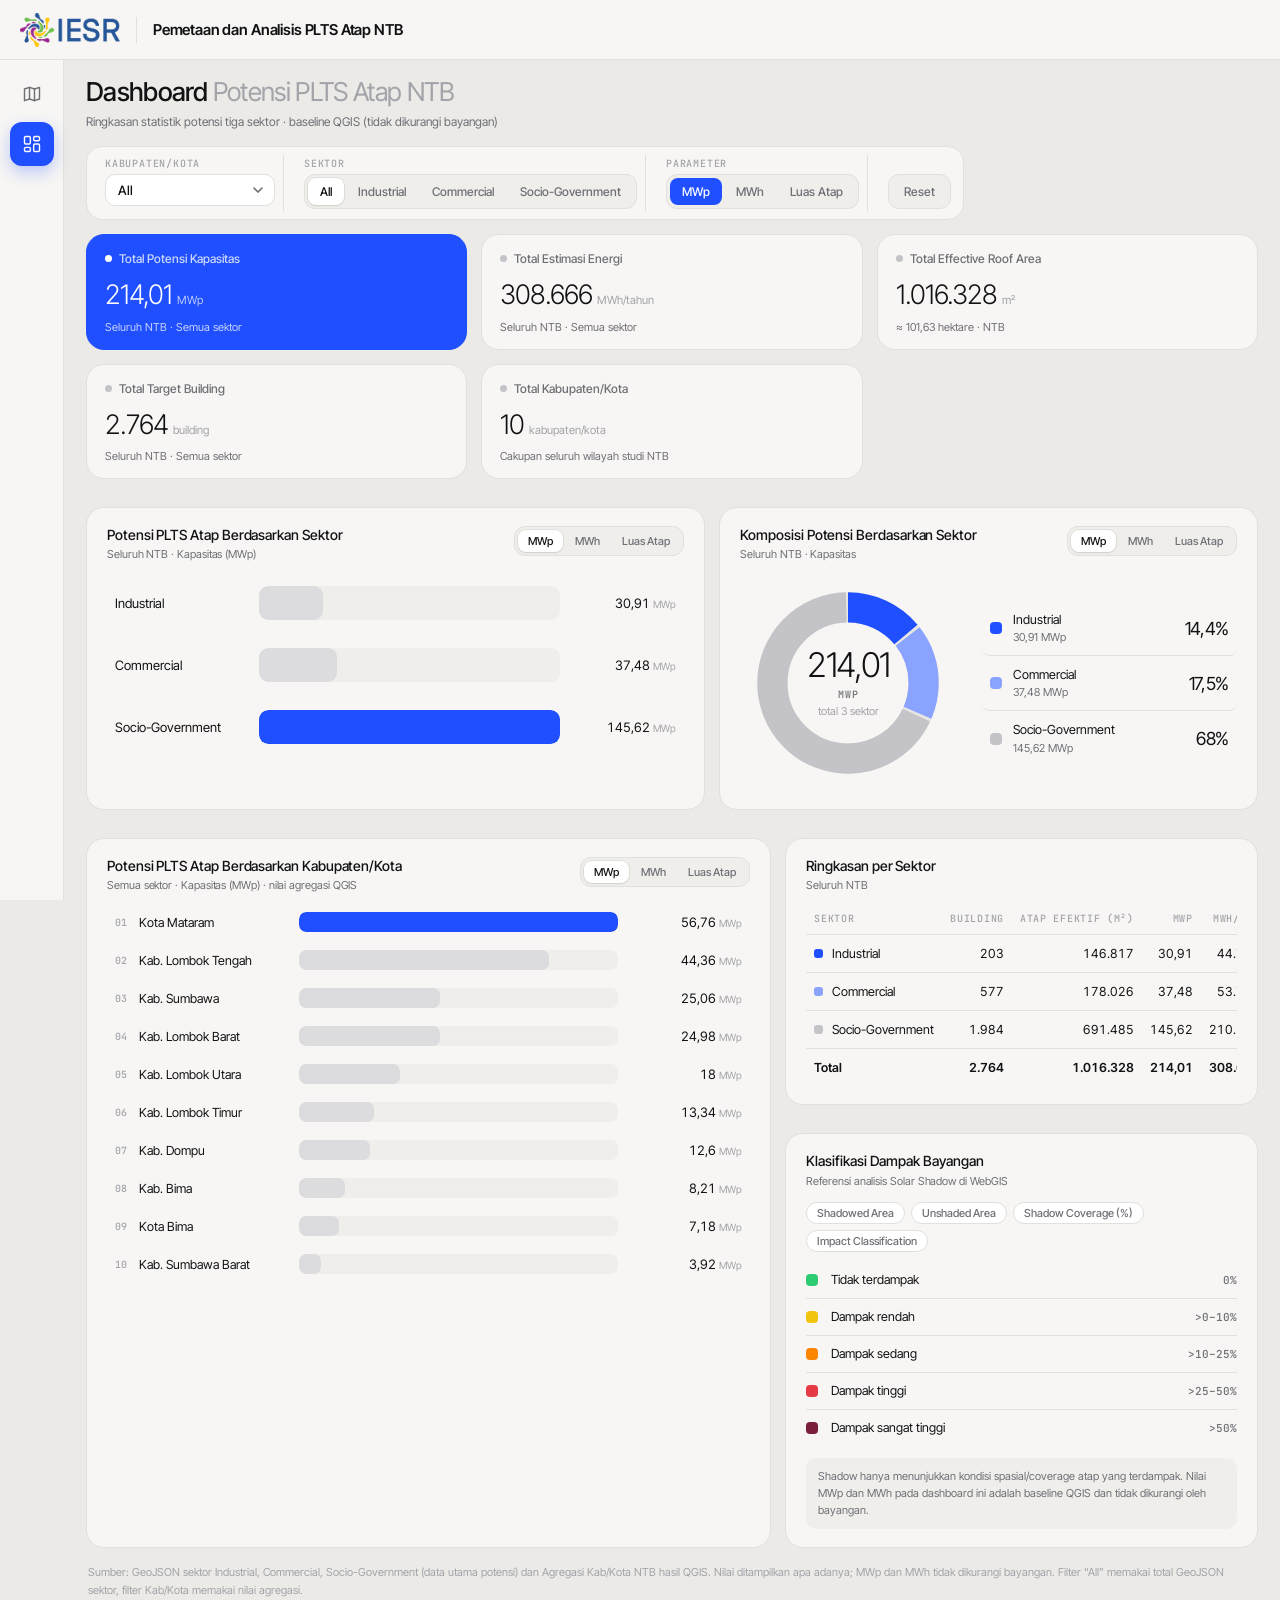
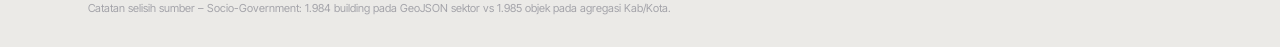
<file: dashboard.html>
<!DOCTYPE html>
<html lang="id">
<head>
<meta charset="utf-8">
<meta name="viewport" content="width=device-width, initial-scale=1">
<title>Dashboard – Potensi PLTS Atap NTB</title>
<link rel="preconnect" href="https://fonts.googleapis.com">
<link rel="preconnect" href="https://fonts.gstatic.com" crossorigin>
<link href="https://fonts.googleapis.com/css2?family=Inter+Tight:wght@300;400;500;600&family=JetBrains+Mono:wght@400;500&display=swap" rel="stylesheet">
<link rel="stylesheet" href="css/theme.css">
<link rel="stylesheet" href="css/dashboard.css">
</head>
<body class="dash-page">
<header id="hdr"><img src="images/logo.png" alt="IESR"><span class="vr"></span><h2>Pemetaan dan Analisis PLTS Atap NTB</h2></header>

<nav id="nav">
  <a href="index.html" title="WebGIS"><svg viewBox="0 0 24 24"><path d="M9 4 3 6v14l6-2 6 2 6-2V4l-6 2-6-2Z"/><path d="M9 4v14M15 6v14"/></svg><span>WebGIS</span></a>
  <a href="dashboard.html" class="on" title="Dashboard"><svg viewBox="0 0 24 24"><rect x="3" y="3" width="7" height="9" rx="1.5"/><rect x="14" y="3" width="7" height="5" rx="1.5"/><rect x="14" y="12" width="7" height="9" rx="1.5"/><rect x="3" y="16" width="7" height="5" rx="1.5"/></svg><span>Dashboard</span></a>
</nav>

<div id="load">Memuat data potensi…</div>

<main class="dash">
  <!-- Judul + Filter -->
  <div class="top">
    <div>
      <h1>Dashboard <b>Potensi PLTS Atap NTB</b></h1>
      <p class="sub">Ringkasan statistik potensi tiga sektor · baseline QGIS (tidak dikurangi bayangan)</p>
    </div>
    <div class="filters">
      <div class="fg"><label for="f-kab">Kabupaten/Kota</label><select id="f-kab" class="fsel"><option value="ALL">All</option></select></div>
      <div class="fg"><label>Sektor</label><div class="seg" id="f-sec"></div></div>
      <div class="fg"><label>Parameter</label><div class="seg blue" id="f-par"></div></div>
      <div class="fg"><label>&nbsp;</label><div class="seg"><button id="f-rst" title="Kembalikan semua filter">Reset</button></div></div>
    </div>
  </div>

  <!-- KPI -->
  <section class="grid kpis">
    <div class="kpi hl"><div class="lb"><i></i>Total Potensi Kapasitas</div><div class="v" id="k-cap">–</div><div class="ft" id="k-cap-f">–</div></div>
    <div class="kpi"><div class="lb"><i></i>Total Estimasi Energi</div><div class="v" id="k-en">–</div><div class="ft" id="k-en-f">–</div></div>
    <div class="kpi"><div class="lb"><i></i>Total Effective Roof Area</div><div class="v" id="k-area">–</div><div class="ft" id="k-area-f">–</div></div>
    <div class="kpi"><div class="lb"><i></i>Total Target Building</div><div class="v" id="k-n">–</div><div class="ft" id="k-n-f">–</div></div>
    <div class="kpi"><div class="lb"><i></i>Total Kabupaten/Kota</div><div class="v" id="k-kab">–</div><div class="ft" id="k-kab-f">–</div></div>
  </section>

  <!-- Sektor: bar + donut -->
  <section class="grid r2">
    <div class="card">
      <div class="ch"><h2>Potensi PLTS Atap Berdasarkan Sektor<span class="hint" id="h-sec">–</span></h2><div class="seg sm" id="t-sec"></div></div>
      <div class="hb big" id="c-sec"></div>
    </div>
    <div class="card">
      <div class="ch"><h2>Komposisi Potensi Berdasarkan Sektor<span class="hint" id="h-dn">–</span></h2><div class="seg sm" id="t-dn"></div></div>
      <div class="dn">
        <div class="donut"><svg viewBox="0 0 200 200" id="dn"></svg><div class="c"><b id="dn-v">–</b><span id="dn-u">–</span><em id="dn-s"></em></div></div>
        <div class="lg" id="dn-lg"></div>
      </div>
    </div>
  </section>

  <!-- Kab/Kota + ringkasan -->
  <section class="grid r3">
    <div class="card">
      <div class="ch"><h2>Potensi PLTS Atap Berdasarkan Kabupaten/Kota<span class="hint" id="h-kab">–</span></h2><div class="seg sm" id="t-kab"></div></div>
      <div class="hb" id="c-kab"></div>
    </div>
    <div class="grid" style="align-content:start">
      <div class="card">
        <div class="ch"><h2>Ringkasan per Sektor<span class="hint" id="h-tbl">–</span></h2></div>
        <div class="tw" id="t-sum"></div>
      </div>
      <div class="card">
        <div class="ch"><h2>Klasifikasi Dampak Bayangan<span class="hint">Referensi analisis Solar Shadow di WebGIS</span></h2></div>
        <div class="pars"><span>Shadowed Area</span><span>Unshaded Area</span><span>Shadow Coverage (%)</span><span>Impact Classification</span></div>
        <div class="imp" id="imp"></div>
        <div class="note">Shadow hanya menunjukkan kondisi spasial/coverage atap yang terdampak. Nilai MWp dan MWh pada dashboard ini adalah baseline QGIS dan tidak dikurangi oleh bayangan.</div>
      </div>
    </div>
  </section>

  <p class="foot" id="foot"></p>
</main>

<script>
/* ---------------- Sumber data ---------------- */
const BLD_SRC = { IND: 'data/Industrial Sector.geojson', KOM: 'data/Commercial Sector.geojson', SOC: 'data/Socio-Government Sector.geojson' };   // DATA UTAMA (per bangunan)
const AGG_SRC = { IND: 'data/Total Sektor Industri.geojson', KOM: 'data/Total Sektor Komersial.geojson', SOC: 'data/Total Sektor Socio-Government.geojson' }; // agregasi Kab/Kota (dipakai apa adanya)
const SECS = ['IND', 'KOM', 'SOC'];
const SEC = { IND: { name: 'Industrial', color: '#1f4fff' }, KOM: { name: 'Commercial', color: '#8aa3ff' }, SOC: { name: 'Socio-Government', color: '#c4c4c8' } };
const MET = {
  cap:  { short: 'MWp',       name: 'Kapasitas',     unit: 'MWp',       d: 2, bf: 'Capacity',           af: 'Total Kapasitas' },
  en:   { short: 'MWh',       name: 'Energi',        unit: 'MWh/tahun', d: 0, bf: 'Energy',             af: 'Total Energi' },
  area: { short: 'Luas Atap', name: 'Luas Atap Efektif', unit: 'm²',    d: 0, bf: 'Luas Atap Efektif',  af: 'Total Luas Atap Efektif' }
};
const IMPACT = [
  { label: 'Tidak terdampak', rng: '0%',      color: '#2ecc71' },
  { label: 'Dampak rendah',   rng: '>0–10%',  color: '#f1c40f' },
  { label: 'Dampak sedang',   rng: '>10–25%', color: '#fb8500' },
  { label: 'Dampak tinggi',   rng: '>25–50%', color: '#e63946' },
  { label: 'Dampak sangat tinggi', rng: '>50%', color: '#7b1e3a' }
];
const $ = id => document.getElementById(id);
const nf = (v, d = 2) => (+v).toLocaleString('id-ID', { minimumFractionDigits: 0, maximumFractionDigits: d });
const esc = s => String(s ?? '').replace(/[&<>"']/g, c => ({ '&': '&amp;', '<': '&lt;', '>': '&gt;', '"': '&quot;', "'": '&#39;' }[c]));
const kabLabel = (n, t) => t === 'Kota' && !/^Kota/.test(n) ? 'Kota ' + n : t === 'Kabupaten' ? 'Kab. ' + n : n;

/* ---------------- State ---------------- */
const S = { kab: 'ALL', sec: 'ALL', pm: { sec: 'cap', dn: 'cap', kab: 'cap' } };
let AGG = {};            // AGG[kab] = { label, IND:{props}, KOM:{..}, SOC:{..} }
let BTOT = {};           // BTOT[sec] = { n, cap, en, area }  → jumlah nilai asli GeoJSON sektor

/* ---------------- Akses nilai ---------------- */
const selSecs = () => S.sec === 'ALL' ? SECS : [S.sec];
const secVal = (sec, m, kab = S.kab) => kab === 'ALL' ? (BTOT[sec]?.[m] || 0) : (+(AGG[kab]?.[sec]?.[MET[m].af]) || 0);
const secN = (sec, kab = S.kab) => kab === 'ALL' ? (BTOT[sec]?.n || 0) : (+(AGG[kab]?.[sec]?.['Jumlah Objek']) || 0);
const kabVal = (kab, m) => selSecs().reduce((s, k) => s + (+(AGG[kab]?.[k]?.[MET[m].af]) || 0), 0);   // langsung dari agregasi
const sumSecs = (m, kab = S.kab) => selSecs().reduce((s, k) => s + secVal(k, m, kab), 0);

/* ---------------- Komponen UI ---------------- */
function seg(el, items, cur, on) {
  el.innerHTML = items.map(([k, l]) => `<button data-k="${k}" class="${k === cur ? 'on' : ''}">${l}</button>`).join('');
  el.onclick = e => { const b = e.target.closest('button'); if (b) on(b.dataset.k); };
}
const metItems = Object.entries(MET).map(([k, m]) => [k, m.short]);
const ctxText = () => `${S.kab === 'ALL' ? 'Seluruh NTB' : AGG[S.kab].label} · ${S.sec === 'ALL' ? 'Semua sektor' : SEC[S.sec].name}`;

function hbars(el, rows, m) {   // rows: [{key,label,v,cls}]
  const mx = Math.max(...rows.map(r => r.v), 0) || 1, mt = MET[m];
  el.innerHTML = rows.map((r, i) => `<div class="hr ${r.cls || ''}" data-k="${r.key}"><span class="nm">${r.no ? `<span class="no">${String(i + 1).padStart(2, '0')}</span>` : ''}${esc(r.label)}</span><div class="tr"><i style="width:${r.v / mx * 100}%"></i></div><span class="val">${r.v > 0 ? nf(r.v, mt.d) : '–'}<small>${r.v > 0 ? mt.short === 'Luas Atap' ? 'm²' : mt.short : ''}</small></span></div>`).join('');
}

/* ---------------- Render: KPI ---------------- */
function kpis() {
  const cap = sumSecs('cap'), en = sumSecs('en'), ar = sumSecs('area'), n = selSecs().reduce((s, k) => s + secN(k), 0);
  const ctx = ctxText();
  $('k-cap').innerHTML = nf(cap, 2) + '<small>MWp</small>';       $('k-cap-f').textContent = ctx;
  $('k-en').innerHTML = nf(en, 0) + '<small>MWh/tahun</small>';   $('k-en-f').textContent = ctx;
  $('k-area').innerHTML = nf(ar, 0) + '<small>m²</small>';        $('k-area-f').textContent = '≈ ' + nf(ar / 10000, 2) + ' hektare · ' + (S.kab === 'ALL' ? 'NTB' : AGG[S.kab].label);
  $('k-n').innerHTML = nf(n, 0) + '<small>building</small>';      $('k-n-f').textContent = ctx;
  const nk = S.kab === 'ALL' ? Object.keys(AGG).length : 1;
  $('k-kab').innerHTML = nf(nk, 0) + '<small>kabupaten/kota</small>';
  $('k-kab-f').textContent = S.kab === 'ALL' ? 'Cakupan seluruh wilayah studi NTB' : AGG[S.kab].label + ' (dari ' + Object.keys(AGG).length + ' kab/kota)';
}

/* ---------------- Render: sektor bar ---------------- */
function secChart() {
  const m = S.pm.sec;
  const rows = SECS.map(k => ({ key: k, label: SEC[k].name, v: secVal(k, m), cls: S.sec === 'ALL' ? '' : S.sec === k ? 'sel' : 'dim' }));
  if (S.sec === 'ALL') { const t = rows.reduce((a, b) => b.v > a.v ? b : a, rows[0]); t.cls = 'top1'; }
  $('h-sec').textContent = `${S.kab === 'ALL' ? 'Seluruh NTB' : AGG[S.kab].label} · ${MET[m].name} (${MET[m].unit})`;
  hbars($('c-sec'), rows, m);
  $('c-sec').onclick = e => { const r = e.target.closest('.hr'); if (r) setSec(S.sec === r.dataset.k ? 'ALL' : r.dataset.k); };
}

/* ---------------- Render: donut ---------------- */
function donut() {
  const m = S.pm.dn, mt = MET[m], vs = SECS.map(k => secVal(k, m)), T = vs.reduce((a, b) => b + a, 0) || 1;
  const R = 70, W = 28, C = 2 * Math.PI * R; let off = 0;
  $('dn').innerHTML = `<circle cx="100" cy="100" r="${R}" fill="none" stroke="#e7e6e2" stroke-width="${W}"/>` + SECS.map((k, i) => {
    const len = vs[i] / T * C, dim = S.sec !== 'ALL' && S.sec !== k;
    const s = `<circle class="sg" data-k="${k}" cx="100" cy="100" r="${R}" fill="none" stroke="${SEC[k].color}" stroke-width="${W}" stroke-dasharray="${Math.max(len - 2.5, 0)} ${C}" stroke-dashoffset="${-off}" opacity="${dim ? .22 : 1}"/>`;
    off += len; return s;
  }).join('');
  $('dn').onclick = e => { const c = e.target.closest('.sg'); if (c) setSec(S.sec === c.dataset.k ? 'ALL' : c.dataset.k); };
  const sel = selSecs().reduce((s, k) => s + vs[SECS.indexOf(k)], 0);
  $('dn-v').textContent = nf(sel, mt.d);
  $('dn-u').textContent = mt.unit;
  $('dn-s').textContent = S.sec === 'ALL' ? 'total 3 sektor' : nf(sel / T * 100, 1) + '% dari total';
  $('h-dn').textContent = `${S.kab === 'ALL' ? 'Seluruh NTB' : AGG[S.kab].label} · ${mt.name}`;
  $('dn-lg').innerHTML = SECS.map((k, i) => `<div class="it ${S.sec !== 'ALL' && S.sec !== k ? 'dim' : ''}" data-k="${k}"><i style="background:${SEC[k].color}"></i><span>${SEC[k].name}<em>${nf(vs[i], mt.d)} ${mt.unit}</em></span><b>${nf(vs[i] / T * 100, 1)}%</b></div>`).join('');
  $('dn-lg').onclick = e => { const r = e.target.closest('.it'); if (r) setSec(S.sec === r.dataset.k ? 'ALL' : r.dataset.k); };
}

/* ---------------- Render: Kab/Kota ---------------- */
function kabChart() {
  const m = S.pm.kab;
  const rows = Object.keys(AGG).map(k => ({ key: k, label: AGG[k].label, v: kabVal(k, m) })).sort((a, b) => b.v - a.v);
  rows.forEach((r, i) => { r.no = 1; r.cls = S.kab === 'ALL' ? (i === 0 ? 'top1' : '') : S.kab === r.key ? 'sel' : 'dim'; });
  $('h-kab').textContent = `${S.sec === 'ALL' ? 'Semua sektor' : SEC[S.sec].name} · ${MET[m].name} (${MET[m].unit}) · nilai agregasi QGIS`;
  hbars($('c-kab'), rows, m);
  $('c-kab').onclick = e => { const r = e.target.closest('.hr'); if (r) setKab(S.kab === r.dataset.k ? 'ALL' : r.dataset.k); };
}

/* ---------------- Render: tabel ringkasan ---------------- */
function sumTable() {
  const cols = ['n', 'area', 'cap', 'en'];
  const val = (k, c) => c === 'n' ? secN(k) : secVal(k, c);
  const rows = SECS.map(k => `<tr class="${S.sec !== 'ALL' && S.sec !== k ? 'dim' : ''}"><td><span class="dot" style="background:${SEC[k].color}"></span>${SEC[k].name}</td>${cols.map(c => `<td>${nf(val(k, c), c === 'cap' ? 2 : 0)}</td>`).join('')}</tr>`);
  rows.push(`<tr class="tt"><td>${S.sec === 'ALL' ? 'Total' : 'Terpilih'}</td>${cols.map(c => `<td>${nf(selSecs().reduce((s, k) => s + val(k, c), 0), c === 'cap' ? 2 : 0)}</td>`).join('')}</tr>`);
  $('t-sum').innerHTML = `<table><thead><tr><th>Sektor</th><th>Building</th><th>Atap Efektif (m²)</th><th>MWp</th><th>MWh/thn</th></tr></thead><tbody>${rows.join('')}</tbody></table>`;
  $('h-tbl').textContent = S.kab === 'ALL' ? 'Seluruh NTB' : AGG[S.kab].label;
}

/* ---------------- Render: legenda dampak ---------------- */
function impact() {
  $('imp').innerHTML = IMPACT.map(c => `<div class="rw"><i style="background:${c.color}"></i><span>${c.label}</span><b>${c.rng}</b></div>`).join('');
}

/* ---------------- Sinkron filter ---------------- */
function syncControls() {
  $('f-kab').value = S.kab;
  seg($('f-sec'), [['ALL', 'All'], ['IND', 'Industrial'], ['KOM', 'Commercial'], ['SOC', 'Socio-Government']], S.sec, setSec);
  const all = Object.values(S.pm).every(v => v === S.pm.sec) ? S.pm.sec : null;
  seg($('f-par'), metItems, all, setGlobalPar);
  seg($('t-sec'), metItems, S.pm.sec, k => { S.pm.sec = k; render(); });
  seg($('t-dn'), metItems, S.pm.dn, k => { S.pm.dn = k; render(); });
  seg($('t-kab'), metItems, S.pm.kab, k => { S.pm.kab = k; render(); });
}
function render() { syncControls(); kpis(); secChart(); donut(); kabChart(); sumTable(); }
const setKab = k => { S.kab = k; render(); };
const setSec = k => { S.sec = k; render(); };
const setGlobalPar = k => { Object.keys(S.pm).forEach(p => S.pm[p] = k); render(); };

/* ---------------- Muat data ---------------- */
(async () => {
  try {
    const get = async u => (await fetch(encodeURI(u))).json();
    const [bl, ag] = await Promise.all([
      Promise.all(SECS.map(async k => [k, await get(BLD_SRC[k])])),
      Promise.all(SECS.map(async k => [k, await get(AGG_SRC[k])]))
    ]);
    // agregasi Kab/Kota – dipakai langsung
    ag.forEach(([sec, fc]) => fc.features.forEach(f => {
      const p = f.properties, n = p.NAME_2; AGG[n] = AGG[n] || { name: n, label: kabLabel(n, p.TYPE_2) }; AGG[n][sec] = p;
    }));
    // data utama sektor – nilai asli per bangunan
    bl.forEach(([sec, fc]) => {
      const t = { n: 0, cap: 0, en: 0, area: 0 };
      fc.features.forEach(f => { const p = f.properties; t.n++; t.cap += +p.Capacity || 0; t.en += +p.Energy || 0; t.area += +p['Luas Atap Efektif'] || 0; });
      BTOT[sec] = t;
    });
    // opsi filter Kab/Kota
    $('f-kab').innerHTML = '<option value="ALL">All</option>' + Object.keys(AGG).sort((a, b) => AGG[a].label.localeCompare(AGG[b].label, 'id')).map(k => `<option value="${esc(k)}">${esc(AGG[k].label)}</option>`).join('');
    $('f-kab').onchange = e => setKab(e.target.value);
    $('f-rst').onclick = () => { S.kab = 'ALL'; S.sec = 'ALL'; Object.keys(S.pm).forEach(p => S.pm[p] = 'cap'); render(); };
    impact();
    // catatan selisih sumber (dinamis)
    const diff = SECS.filter(k => Object.keys(AGG).reduce((s, n) => s + (+(AGG[n][k]?.['Jumlah Objek']) || 0), 0) !== BTOT[k].n)
      .map(k => `${SEC[k].name}: ${nf(BTOT[k].n, 0)} building pada GeoJSON sektor vs ${nf(Object.keys(AGG).reduce((s, n) => s + (+(AGG[n][k]['Jumlah Objek']) || 0), 0), 0)} objek pada agregasi Kab/Kota`);
    $('foot').innerHTML = 'Sumber: GeoJSON sektor Industrial, Commercial, Socio-Government (data utama potensi) dan Agregasi Kab/Kota NTB hasil QGIS. Nilai ditampilkan apa adanya; MWp dan MWh tidak dikurangi bayangan. Filter “All” memakai total GeoJSON sektor, filter Kab/Kota memakai nilai agregasi.' +
      (diff.length ? '<br>Catatan selisih sumber – ' + diff.join('; ') + '.' : '');
    render();
    $('load').style.opacity = 0; setTimeout(() => $('load').remove(), 300);
  } catch (e) { $('load').innerHTML = 'Gagal memuat data: ' + esc(e.message) + '<br>Jalankan lewat server lokal (mis. <code>python -m http.server</code>)'; }
})();
</script>
</body>
</html>
</file>
<file: css/theme.css>
/* =====================================================================
   NUMORA-STYLE MONOCHROME THEME  –  dipakai bersama oleh index.html & dashboard.html
   ===================================================================== */
:root{
  --bg0:#ebeae7;          /* kanvas */
  --bg1:#f7f6f4;          /* panel / kartu */
  --bg2:#efeeeb;          /* kartu dalam / input */
  --bg3:#e7e6e2;          /* hover / chip */
  --ln:#e2e0dc;           /* garis tipis */
  --ln2:#d3d1cc;
  --tx:#121214;
  --mu:#6f6f76;
  --mu2:#a3a3a9;
  --ac:#1f4fff;           /* aksen biru */
  --ac-ink:#ffffff;
  --up:#16a34a; --down:#e11d48;
  --bg:rgba(247,246,244,.95);
  --r:16px; --r-sm:10px;
  --mono:'JetBrains Mono','IBM Plex Mono',ui-monospace,SFMono-Regular,Menlo,Consolas,monospace;
  --sans:'Inter Tight','Inter',system-ui,-apple-system,'Segoe UI',sans-serif;
  --rail:64px; --hdr:60px;
  --shadow:0 10px 34px rgba(18,18,20,.16),0 1px 3px rgba(18,18,20,.06);
}
*{box-sizing:border-box}
html,body{height:100%}
body{margin:0;font:13px/1.45 var(--sans);color:var(--tx);background:var(--bg0);-webkit-font-smoothing:antialiased}
::selection{background:var(--ac);color:#fff}
*{scrollbar-width:thin;scrollbar-color:#cfcdc8 transparent}

/* ---------- Sidebar navigasi (rail) ---------- */
#nav{position:fixed;z-index:20;left:0;top:var(--hdr);bottom:0;width:var(--rail);background:var(--bg1);border-right:1px solid var(--ln);
  display:flex;flex-direction:column;align-items:center;padding:12px 0;gap:6px}
/* ---------- Header (logo + judul) ---------- */
#hdr{position:fixed;z-index:25;left:0;right:0;top:0;height:var(--hdr);background:var(--bg1);border-bottom:1px solid var(--ln);display:flex;align-items:center;gap:16px;padding:0 20px}
#hdr img{height:34px;width:auto;display:block;flex:none}
#hdr .vr{width:1px;height:26px;background:var(--ln2);flex:none}
#hdr h2{margin:0;font:600 15px var(--sans);letter-spacing:-.01em;white-space:nowrap;overflow:hidden;text-overflow:ellipsis}
#nav a{position:relative;width:44px;height:44px;border-radius:12px;display:flex;align-items:center;justify-content:center;color:var(--mu);text-decoration:none;transition:.15s}
#nav a:hover{background:var(--bg3);color:var(--tx)}
#nav a.on{background:var(--ac);color:#fff;box-shadow:0 6px 16px rgba(31,79,255,.28)}
#nav a svg{width:20px;height:20px;stroke:currentColor;fill:none;stroke-width:1.7;stroke-linecap:round;stroke-linejoin:round}
#nav a span{position:absolute;left:54px;top:50%;transform:translateY(-50%);background:var(--tx);border:0;color:#fff;
  padding:5px 10px;border-radius:7px;font-size:11px;white-space:nowrap;pointer-events:none;opacity:0;transition:.15s;z-index:30}
#nav a:hover span{opacity:1}
#nav .sp{flex:1}

/* ---------- Panel / kartu ---------- */
.panel{position:absolute;z-index:2;background:var(--bg);border:1px solid var(--ln);border-radius:var(--r);padding:14px;
  box-shadow:var(--shadow);backdrop-filter:blur(8px);overflow-y:auto}
h1{font:500 19px/1.2 var(--sans);margin:0;letter-spacing:-.02em}
h1 b{color:var(--mu2);font-weight:400}
.sub{color:var(--mu);font-size:11px;margin:3px 0 0}
h3{font:500 10px var(--mono);letter-spacing:.12em;color:var(--mu);margin:16px 0 7px;text-transform:uppercase}
h3:first-of-type{margin-top:12px}
button,select,input[type=date]{font:inherit;color:var(--tx);background:#fff;border:1px solid var(--ln);border-radius:var(--r-sm);outline:0}
button:hover,select:hover{border-color:var(--ac)}
select{padding:6px 8px;cursor:pointer}
select option{background:#fff;color:#121214}
input[type=checkbox]{accent-color:var(--ac)}
.seg3,.seg2{display:grid;gap:3px;padding:3px;background:var(--bg2);border:1px solid var(--ln);border-radius:var(--r-sm)}
.seg3{grid-template-columns:repeat(3,1fr)}.seg2{grid-template-columns:1fr 1fr}
.seg3 button,.seg2 button{padding:7px 2px;cursor:pointer;font-weight:500;font-size:11px;border:0;background:transparent;color:var(--mu);border-radius:8px}
.seg3 button.on,.seg2 button.on{background:#fff;color:var(--tx);box-shadow:0 1px 2px rgba(0,0,0,.08),0 0 0 1px var(--ln)}
.row{display:flex;gap:6px;align-items:center;margin-top:6px;color:var(--mu);font-size:11px}
.row select{flex:1;padding:4px}
label.o{display:flex;gap:9px;align-items:center;margin:5px 0;cursor:pointer;font-size:12px}
label.o i{width:11px;height:11px;border-radius:3px;display:inline-block;flex:none;box-shadow:0 0 0 1px rgba(18,18,20,.14)}
select.full{width:100%;margin-top:5px}
.stat div{display:flex;justify-content:space-between;gap:8px;padding:5px 0;border-bottom:1px solid var(--ln);font-size:12px}
.stat span:last-child{font-family:var(--sans);font-weight:500;color:var(--tx);text-align:right}
.lgd{display:flex;align-items:center;gap:8px;font-size:11px;margin:4px 0;color:var(--tx)}
.lgd i{width:14px;height:10px;border-radius:2px;flex:none}
.note{color:var(--mu);font-size:10px;line-height:1.5;margin-top:7px}
.cls-wrap{margin:1px 0 6px 19px;padding-left:9px;border-left:1px solid var(--ln2);transition:opacity .2s}
.cls-wrap.dim{opacity:.4}
.cls-wrap label{display:flex;align-items:center;gap:7px;margin:3px 0;font-size:11px;cursor:pointer}
.cls-wrap input{margin:0}.cls-wrap svg{flex:none;display:block}

/* ---------- Pilihan basemap (sidebar) ---------- */
.bm{display:grid;grid-template-columns:1fr 1fr;gap:8px;margin-top:6px}
.bmo{display:block;position:relative;cursor:pointer}
.bmo input{position:absolute;opacity:0;pointer-events:none}
.bmo .th{display:block;height:54px;border-radius:11px;border:2px solid var(--ln);transition:.15s}
.bmo:hover .th{border-color:var(--ln2)}
.bmo input:checked+.th{border-color:var(--ac);box-shadow:0 0 0 3px rgba(31,79,255,.16)}
.bmo input:focus-visible+.th{border-color:var(--ac)}
.bmo em{display:block;text-align:center;font-style:normal;font-size:11px;margin-top:5px;color:var(--mu)}
.bmo input:checked~em{color:var(--tx);font-weight:600}
.th-map{background:linear-gradient(135deg,transparent 46%,#fff 46% 54%,transparent 54%),linear-gradient(20deg,transparent 60%,#d9e3ea 60% 100%),linear-gradient(#eceae6,#e4e2dd)}
.th-sat{background:radial-gradient(circle at 25% 30%,#6f8b4e 0 22%,transparent 23%),radial-gradient(circle at 70% 65%,#8a7a5a 0 24%,transparent 25%),linear-gradient(135deg,#2b4a3a,#3f6a4d 55%,#1f4a63)}

/* ---------- Halaman peta ---------- */
body.map-page #map{position:absolute;inset:var(--hdr) 0 0 var(--rail)}
#kiri{left:calc(var(--rail) + 14px);top:calc(var(--hdr) + 14px);width:280px;max-height:calc(100vh - var(--hdr) - 28px)}
#kanan{right:14px;top:calc(var(--hdr) + 14px);width:290px;max-height:calc(100vh - var(--hdr) - 28px)}
#kanan.hide{display:none}
#kanan .ph{display:flex;justify-content:space-between;align-items:center;position:sticky;top:-14px;z-index:2;margin:-14px -14px 8px;padding:12px 12px 12px 16px;background:var(--bg1);border-bottom:1px solid var(--ln);border-radius:16px 16px 0 0}
#kanan .ph span{font:500 10px var(--mono);letter-spacing:.14em;color:var(--mu)}
#tutupKanan{width:28px;height:28px;padding:0;cursor:pointer;font-size:12px;line-height:1;color:var(--mu);border-radius:50%}
#tutupKanan:hover{color:#fff;background:var(--ac);border-color:var(--ac)}
#bkKanan{display:none;position:absolute;z-index:2;right:14px;top:calc(var(--hdr) + 14px);align-items:center;gap:7px;padding:9px 14px;cursor:pointer;font:500 12px var(--sans);background:var(--bg);border:1px solid var(--ln);border-radius:20px;box-shadow:var(--shadow)}
#bkKanan:hover{background:var(--ac);border-color:var(--ac);color:#fff}
#wkt{font:300 44px/1.1 var(--sans);text-align:center;margin:4px 0 0;letter-spacing:-.04em}
#wkt small{font-size:12px;color:var(--mu);margin-left:5px}
#sun{text-align:center;color:var(--mu);font-size:11px;margin:2px 0 6px;min-height:14px}
#sunv{display:grid;grid-template-columns:1fr 1fr;gap:6px;margin-bottom:8px}
#sunv div{background:#fff;border:1px solid var(--ln);border-radius:var(--r-sm);padding:9px 11px;font:500 10px var(--mono);color:var(--mu);letter-spacing:.04em}
#sunv b{display:block;font:400 19px var(--sans);letter-spacing:-.02em;color:var(--tx);margin-top:2px}
#kanan label.t{font:500 10px var(--mono);letter-spacing:.12em;color:var(--mu);display:block;margin:12px 0 5px}
#kanan input[type=range]{width:100%;accent-color:var(--ac)}
#tgl{width:100%;padding:7px;color-scheme:light}
.pp{display:grid;grid-template-columns:1fr 1fr;gap:6px;margin-top:12px}
.pp button{padding:9px;font-weight:600;cursor:pointer}
#play{background:var(--ac);color:#fff;border:0}
#top div{display:flex;justify-content:space-between;gap:6px;padding:6px 0;border-bottom:1px solid var(--ln);cursor:pointer;font-size:11px}
#top div:hover{color:var(--ac);background:var(--bg3)}
#prog{height:4px;background:var(--bg3);border-radius:2px;margin-top:8px;overflow:hidden}#prog i{display:block;height:100%;width:0;background:var(--ac)}
#status{position:absolute;z-index:2;bottom:22px;left:calc(50% + var(--rail)/2);transform:translateX(-50%);background:var(--bg);border:1px solid var(--ln);border-radius:20px;padding:7px 15px;font:500 11px var(--sans);color:var(--mu);max-width:50vw;text-align:center;box-shadow:var(--shadow)}
.card{margin-top:14px;padding:14px;border:1px solid var(--ln);border-radius:var(--r);background:#fff;transition:opacity .2s,border-color .2s}
.card h3,.card h3:first-of-type{margin:0 0 9px}
.card.dim{opacity:.45}
.card.act{border-color:var(--ac);box-shadow:0 0 0 1px var(--ac)}
.wbtn{width:100%;margin-top:10px;padding:9px 8px;cursor:pointer;font-weight:600;font-size:12px;color:var(--tx);background:transparent;border:1px solid var(--ln2)}
.wbtn:hover{background:var(--bg3)}
.wbtn.on{background:var(--ac);color:#fff;border-color:var(--ac)}

/* kontrol bawaan MapLibre → monokrom */
.maplibregl-ctrl-group{background:var(--bg)!important;border:1px solid var(--ln);border-radius:var(--r-sm)!important;box-shadow:var(--shadow)!important}
.maplibregl-ctrl-group button{border-color:var(--ln)!important}
.maplibregl-ctrl-group button .maplibregl-ctrl-icon{filter:none}
.maplibregl-ctrl-scale{background:var(--bg);color:var(--mu);border-color:var(--mu2);font-family:var(--mono)}
.maplibregl-ctrl-attrib{background:rgba(247,246,244,.85)!important;color:var(--mu)!important;border-radius:8px 0 0 0}
.maplibregl-ctrl-attrib a{color:var(--mu)!important}

/* ---------- POPUP – tema terang (referensi AgentOps), hanya mengubah tampilan popup ---------- */
.maplibregl-popup{z-index:5}
.maplibregl-popup-tip{display:none}
.maplibregl-popup.pp .maplibregl-popup-content{background:#f7f6f4;color:#121214;border:1px solid #e2e0dc;border-radius:18px;padding:0;
  width:clamp(270px,24vw,330px);max-width:calc(100vw - 32px);box-shadow:0 18px 50px rgba(18,18,20,.28),0 2px 6px rgba(18,18,20,.08);font:12px/1.45 'Inter Tight','Inter',system-ui,sans-serif;overflow:hidden}
.maplibregl-popup-close-button{width:28px;height:28px;margin:10px 10px 0 0;padding:0;font-size:18px;line-height:1;display:flex;align-items:center;justify-content:center;color:#6f6f76;border-radius:50%;z-index:2;background:#fff;border:1px solid #e2e0dc}
.maplibregl-popup-close-button:hover{background:#1f4fff;border-color:#1f4fff;color:#fff}
.pop{padding:16px;max-height:clamp(220px,52vh,440px);overflow-y:auto;scrollbar-color:#cfcdc8 transparent}
.pop .hd{display:flex;gap:11px;align-items:center;padding-right:34px;margin-bottom:14px}
.pop .ic{flex:none;width:40px;height:40px;border-radius:12px;background:#fff;border:1px solid #e2e0dc;display:flex;align-items:center;justify-content:center}
.pop .ic img{width:22px;height:22px;object-fit:contain}
.pop h4{margin:0;font-size:14px;line-height:1.3;font-weight:500;letter-spacing:-.01em;word-break:break-word;color:#121214}
.pop .sb{margin-top:6px;font-size:11px;color:#6f6f76;line-height:1.8}
.pop .pill{display:inline-block;padding:0 9px;border-radius:99px;font:500 10.5px/19px 'Inter Tight','Inter',system-ui,sans-serif;color:#121214;background:#fff;border:1px solid #e2e0dc;margin-right:4px;white-space:nowrap}
.pop .pill i{display:inline-block;width:7px;height:7px;border-radius:50%;margin-right:6px;vertical-align:middle}
.pop .kpi{display:grid;grid-template-columns:1fr 1fr;gap:8px;margin:0 0 10px}
.pop .kpi div{background:#fff;border:1px solid #e2e0dc;border-radius:12px;padding:10px 12px;min-width:0}
.pop .kpi div:first-child{background:#1f4fff;border-color:#1f4fff}
.pop .kpi small{display:block;font:500 9px 'JetBrains Mono',ui-monospace,monospace;color:#6f6f76;letter-spacing:.07em;text-transform:uppercase}
.pop .kpi b{display:block;margin-top:6px;font:300 21px/1.1 'Inter Tight','Inter',system-ui,sans-serif;color:#121214;white-space:nowrap;letter-spacing:-.03em}
.pop .kpi em{display:block;font-style:normal;font-size:10px;color:#a3a3a9;margin:3px 0 0;font-weight:400;letter-spacing:0}
.pop .kpi div:first-child small{color:rgba(255,255,255,.78)}
.pop .kpi div:first-child b{color:#fff}
.pop .kpi div:first-child em{color:rgba(255,255,255,.7)}
.pop .r{display:flex;justify-content:space-between;gap:14px;padding:8px 0;border-bottom:1px solid #e6e4e0;line-height:1.4}
.pop .r:last-child{border-bottom:0}
.pop .r span{color:#6f6f76;flex:0 1 46%}
.pop .r b{font-weight:500;text-align:right;word-break:break-word;font-variant-numeric:tabular-nums;color:#121214}
.pop .r.blk{display:block}
.pop .r.blk b{display:block;text-align:left;margin-top:2px;font-weight:400}
.pop .sec{margin:16px 0 4px;font:500 10px 'JetBrains Mono',ui-monospace,monospace;letter-spacing:.1em;color:#a3a3a9;padding-top:12px;border-top:1px solid #e2e0dc;text-transform:uppercase}
.pop .badge{display:inline-block;padding:1px 9px;border-radius:99px;font:600 10px 'JetBrains Mono',ui-monospace,monospace;color:#fff}
.pop .bar{height:7px;background:#e7e6e2;border-radius:99px;overflow:hidden;margin:8px 0 5px}
.pop .bar i{display:block;height:100%;border-radius:99px}
.pop .nt{color:#6f6f76;font-size:10.5px;line-height:1.55;margin-top:10px;padding:8px 10px;background:#efeeeb;border-radius:9px}

@media(max-width:700px){#hdr h2{font-size:12px}#hdr img{height:28px}}
@media(max-width:820px){#kanan{width:230px}#kiri{width:220px}}
</file>
<file: css/dashboard.css>
/* =====================================================================
   DASHBOARD – tema terang (referensi AgentOps Overview Panel)
   Semua aturan dibatasi ke body.dash-page agar halaman peta tidak terpengaruh.
   ===================================================================== */
body.dash-page{
  --cv:#ebeae7;          /* kanvas */
  --cd:#f7f6f4;          /* kartu */
  --cd2:#efeeeb;         /* kartu dalam / track */
  --bd:#e2e0dc;          /* garis */
  --ink:#121214;
  --ink2:#6f6f76;
  --ink3:#a3a3a9;
  --bl:#1f4fff;          /* biru aksen */
  --bl2:#8aa3ff;         /* biru muda */
  --bl3:#c9d2f5;
  --gy:#c4c4c8;
  --sans:'Inter Tight','Inter',system-ui,-apple-system,'Segoe UI',sans-serif;
  --mono:'JetBrains Mono','IBM Plex Mono',ui-monospace,Menlo,Consolas,monospace;
  background:var(--cv);color:var(--ink);font-family:var(--sans);overflow:auto;
}
body.dash-page *{scrollbar-color:#cfcdc8 transparent}
body.dash-page ::selection{background:var(--bl);color:#fff}

/* ----- header & rail ----- */
body.dash-page #hdr{background:var(--cd);border-bottom:1px solid var(--bd)}
body.dash-page #hdr .vr{background:var(--bd)}
body.dash-page #hdr h2{font:600 15px var(--sans);letter-spacing:-.01em;color:var(--ink)}
body.dash-page #nav{background:var(--cd);border-right:1px solid var(--bd)}
body.dash-page #nav a{color:var(--ink2);border-radius:12px}
body.dash-page #nav a:hover{background:var(--cd2);color:var(--ink)}
body.dash-page #nav a.on{background:var(--bl);color:#fff;box-shadow:0 6px 16px rgba(31,79,255,.28)}
body.dash-page #nav a span{background:var(--ink);color:#fff;border:0;font-family:var(--sans)}

/* ----- layout ----- */
body.dash-page .dash{margin-left:var(--rail);width:calc(100% - var(--rail));min-height:100vh;padding:calc(var(--hdr) + 18px) 22px 30px;display:flex;flex-direction:column;gap:14px}
body.dash-page .grid{display:grid;gap:14px}
body.dash-page .card{background:var(--cd);border:1px solid var(--bd);border-radius:18px;padding:18px 20px;min-width:0}
body.dash-page .card>h2,body.dash-page .ch{margin:0 0 14px;display:flex;align-items:flex-start;justify-content:space-between;gap:12px;flex-wrap:wrap}
body.dash-page .ch h2{margin:0;font:500 14px/1.3 var(--sans);color:var(--ink);letter-spacing:-.005em}
body.dash-page .ch h2 em{font-style:normal;color:var(--ink3);font-weight:400}
body.dash-page .ch .hint{display:block;font:400 11px var(--sans);color:var(--ink2);margin-top:3px}

/* ----- top bar + filter ----- */
body.dash-page .top{display:flex;align-items:flex-end;justify-content:space-between;gap:16px;flex-wrap:wrap}
body.dash-page .top h1{font:500 26px/1.1 var(--sans);letter-spacing:-.025em;color:var(--ink);margin:0}
body.dash-page .top h1 b{color:var(--ink3);font-weight:400}
body.dash-page .top .sub{font-size:12px;color:var(--ink2);margin:6px 0 0}
body.dash-page .filters{display:flex;gap:10px;flex-wrap:wrap;align-items:stretch;background:var(--cd);border:1px solid var(--bd);border-radius:16px;padding:8px}
body.dash-page .fg{display:flex;flex-direction:column;gap:4px;padding:2px 8px 2px 10px;border-right:1px solid var(--bd);min-width:0}
body.dash-page .fg:last-child{border-right:0;padding-right:4px}
body.dash-page .fg>label{font:500 10px var(--mono);letter-spacing:.08em;text-transform:uppercase;color:var(--ink3)}
body.dash-page .fsel{appearance:none;-webkit-appearance:none;font:500 13px var(--sans);color:var(--ink);background:#fff url("data:image/svg+xml,%3Csvg xmlns='http://www.w3.org/2000/svg' width='10' height='6' fill='none' stroke='%236f6f76' stroke-width='1.6' stroke-linecap='round'%3E%3Cpath d='m1 1 4 4 4-4'/%3E%3C/svg%3E") no-repeat right 11px center;border:1px solid var(--bd);border-radius:10px;padding:7px 30px 7px 12px;min-width:170px;cursor:pointer}
body.dash-page .fsel:hover,body.dash-page .fsel:focus{border-color:var(--bl);outline:0}
body.dash-page .seg{display:inline-flex;gap:2px;padding:3px;background:var(--cd2);border:1px solid var(--bd);border-radius:11px}
body.dash-page .seg button{border:0;background:transparent;color:var(--ink2);font:500 12px var(--sans);padding:6px 12px;border-radius:8px;cursor:pointer;white-space:nowrap;transition:.15s}
body.dash-page .seg button:hover:not(.on){color:var(--ink)}
body.dash-page .seg button.on{background:#fff;color:var(--ink);box-shadow:0 1px 2px rgba(0,0,0,.08),0 0 0 1px var(--bd)}
body.dash-page .seg.sm button{padding:4px 10px;font-size:11px}
body.dash-page .seg.blue button.on{background:var(--bl);color:#fff;box-shadow:none}

/* ----- KPI ----- */
body.dash-page .kpis{grid-template-columns:repeat(5,minmax(0,1fr))}
body.dash-page .kpi{background:var(--cd);border:1px solid var(--bd);border-radius:18px;padding:16px 18px 15px;display:flex;flex-direction:column;gap:2px;min-width:0;position:relative;overflow:hidden}
body.dash-page .kpi .lb{font:500 12px var(--sans);color:var(--ink2);display:flex;align-items:center;gap:7px}
body.dash-page .kpi .lb i{width:7px;height:7px;border-radius:50%;background:var(--gy);flex:none}
body.dash-page .kpi .v{font:300 clamp(26px,2.1vw,36px)/1.1 var(--sans);letter-spacing:-.035em;margin:12px 0 0;white-space:nowrap;color:var(--ink)}
body.dash-page .kpi .v small{font-size:.42em;color:var(--ink3);font-weight:400;margin-left:5px;letter-spacing:0}
body.dash-page .kpi .ft{font:400 11px var(--sans);color:var(--ink2);margin-top:8px}
body.dash-page .kpi.hl{background:var(--bl);border-color:var(--bl);color:#fff}
body.dash-page .kpi.hl .lb{color:rgba(255,255,255,.78)}
body.dash-page .kpi.hl .lb i{background:#fff}
body.dash-page .kpi.hl .v,body.dash-page .kpi.hl .v small{color:#fff}
body.dash-page .kpi.hl .v small{opacity:.7}
body.dash-page .kpi.hl .ft{color:rgba(255,255,255,.75)}

/* ----- grid rows ----- */
body.dash-page .r2{grid-template-columns:minmax(0,1.15fr) minmax(0,1fr)}
body.dash-page .r3{grid-template-columns:minmax(0,1.45fr) minmax(0,1fr)}

/* ----- horizontal bar rows ----- */
body.dash-page .hb{display:flex;flex-direction:column;gap:6px}
body.dash-page .hr{display:grid;grid-template-columns:172px minmax(0,1fr) 112px;gap:12px;align-items:center;padding:6px 8px;border-radius:10px;cursor:pointer;transition:background .15s,opacity .25s}
body.dash-page .hr:hover{background:var(--cd2)}
body.dash-page .hr .nm{font:400 12.5px var(--sans);color:var(--ink);white-space:nowrap;overflow:hidden;text-overflow:ellipsis;display:flex;align-items:center;gap:8px}
body.dash-page .hr .nm .no{font:500 10px var(--mono);color:var(--ink3);width:16px;flex:none}
body.dash-page .hr .tr{height:20px;background:var(--cd2);border-radius:7px;overflow:hidden;position:relative}
body.dash-page .hr .tr i{position:absolute;left:0;top:0;bottom:0;border-radius:7px;background:#dcdcdf;transition:width .5s cubic-bezier(.2,.8,.2,1),background .2s}
body.dash-page .hr.top1 .tr i,body.dash-page .hr.sel .tr i{background:var(--bl)}
body.dash-page .hr.dim{opacity:.38}
body.dash-page .hr .val{font:400 13px var(--sans);text-align:right;font-variant-numeric:tabular-nums;color:var(--ink)}
body.dash-page .hr .val small{color:var(--ink3);font-size:10px;margin-left:3px}
body.dash-page .hb.big .hr{grid-template-columns:132px minmax(0,1fr) 104px;padding:11px 8px}
body.dash-page .hb.big .hr .tr{height:34px;border-radius:9px}
body.dash-page .hb.big .hr .tr i{border-radius:9px}
body.dash-page .hb.big .hr .nm{font-size:13px}
body.dash-page .empty{padding:26px 8px;text-align:center;color:var(--ink3);font-size:12px}

/* ----- donut ----- */
body.dash-page .dn{display:flex;align-items:center;gap:26px;flex-wrap:wrap}
body.dash-page .donut{position:relative;width:216px;height:216px;flex:none}
body.dash-page .donut svg{width:100%;height:100%;transform:rotate(-90deg);overflow:visible}
body.dash-page .donut circle.sg{transition:stroke-dasharray .5s,stroke-dashoffset .5s,opacity .25s;cursor:pointer}
body.dash-page .donut .c{position:absolute;inset:0;display:flex;flex-direction:column;align-items:center;justify-content:center;text-align:center;pointer-events:none}
body.dash-page .donut .c b{font:300 34px/1 var(--sans);letter-spacing:-.04em}
body.dash-page .donut .c span{font:500 10px var(--mono);color:var(--ink2);letter-spacing:.08em;margin-top:6px;text-transform:uppercase}
body.dash-page .donut .c em{font:400 11px var(--sans);font-style:normal;color:var(--ink3);margin-top:3px}
body.dash-page .lg{flex:1;min-width:200px;display:flex;flex-direction:column}
body.dash-page .lg .it{display:grid;grid-template-columns:12px minmax(0,1fr) auto;gap:11px;align-items:center;padding:11px 8px;border-bottom:1px solid var(--bd);cursor:pointer;border-radius:8px;transition:opacity .25s,background .15s}
body.dash-page .lg .it:last-child{border-bottom:0}
body.dash-page .lg .it:hover{background:var(--cd2)}
body.dash-page .lg .it.dim{opacity:.38}
body.dash-page .lg .it i{width:12px;height:12px;border-radius:4px;display:block}
body.dash-page .lg .it span{font-size:12.5px;color:var(--ink);line-height:1.3}
body.dash-page .lg .it span em{display:block;font:400 11px var(--sans);font-style:normal;color:var(--ink2);margin-top:2px}
body.dash-page .lg .it b{font:400 18px var(--sans);letter-spacing:-.02em}

/* ----- tabel ----- */
body.dash-page .tw{overflow-x:auto}
body.dash-page table{width:100%;border-collapse:collapse;font-size:12px}
body.dash-page th{font:500 10px var(--mono);letter-spacing:.07em;color:var(--ink3);text-align:right;padding:6px 8px 9px;border-bottom:1px solid var(--bd);text-transform:uppercase;white-space:nowrap}
body.dash-page td{padding:11px 8px;text-align:right;border-bottom:1px solid var(--bd);font:400 12.5px var(--sans);font-variant-numeric:tabular-nums;white-space:nowrap}
body.dash-page tr:last-child td{border-bottom:0}
body.dash-page th:first-child,body.dash-page td:first-child{text-align:left}
body.dash-page td .dot{display:inline-block;width:9px;height:9px;border-radius:3px;margin-right:9px;vertical-align:baseline}
body.dash-page tr.tt td{font-weight:600;border-top:1px solid var(--ink);color:var(--ink)}
body.dash-page tr.dim td{opacity:.4}
body.dash-page td.tl{text-align:left;white-space:normal;max-width:260px;overflow:hidden;text-overflow:ellipsis}
body.dash-page td.tl small{display:block;color:var(--ink3);font:400 10px var(--mono);margin-top:2px;white-space:nowrap;overflow:hidden;text-overflow:ellipsis}
body.dash-page td.tg,body.dash-page th.tg{text-align:left}
body.dash-page .tag{display:inline-flex;align-items:center;gap:6px;padding:2px 9px;border-radius:99px;background:#fff;border:1px solid var(--bd);font:500 11px var(--sans)}
body.dash-page .tag i{width:7px;height:7px;border-radius:50%}
body.dash-page td.hi{color:var(--bl);font-weight:600}

/* ----- klasifikasi dampak bayangan ----- */
body.dash-page .imp{display:flex;flex-direction:column}
body.dash-page .imp .rw{display:grid;grid-template-columns:14px 1fr auto;gap:11px;align-items:center;padding:9px 0;border-bottom:1px solid var(--bd);font-size:12.5px}
body.dash-page .imp .rw:last-of-type{border-bottom:0}
body.dash-page .imp .rw i{width:12px;height:12px;border-radius:4px}
body.dash-page .imp .rw b{font:500 11px var(--mono);color:var(--ink2)}
body.dash-page .note{font:400 11px/1.55 var(--sans);color:var(--ink2);margin-top:12px;padding:10px 12px;background:var(--cd2);border-radius:10px}
body.dash-page .pars{display:flex;gap:6px;flex-wrap:wrap;margin-bottom:10px}
body.dash-page .pars span{font:500 11px var(--sans);padding:3px 10px;border-radius:99px;border:1px solid var(--bd);background:#fff;color:var(--ink2)}

body.dash-page .foot{margin:2px 2px 0;color:var(--ink3);font-size:11px;line-height:1.6}
body.dash-page #load{position:fixed;inset:var(--hdr) 0 0 var(--rail);display:flex;align-items:center;justify-content:center;background:var(--cv);z-index:10;font:12px var(--mono);color:var(--ink2);transition:opacity .3s}

@media(max-width:1280px){body.dash-page .kpis{grid-template-columns:repeat(3,minmax(0,1fr))}}
@media(max-width:1100px){body.dash-page .r2,body.dash-page .r3{grid-template-columns:1fr}body.dash-page .kpis{grid-template-columns:repeat(2,minmax(0,1fr))}}
@media(max-width:640px){body.dash-page .kpis{grid-template-columns:1fr}body.dash-page .dash{padding:calc(var(--hdr) + 12px) 12px 22px}
  body.dash-page .hr,body.dash-page .hb.big .hr{grid-template-columns:96px minmax(0,1fr) 84px;gap:8px}
  body.dash-page .filters{width:100%}body.dash-page .fg{border-right:0;width:100%}body.dash-page .fsel{width:100%}
  body.dash-page .seg{flex-wrap:wrap}body.dash-page .top h1{font-size:21px}}
</file>
